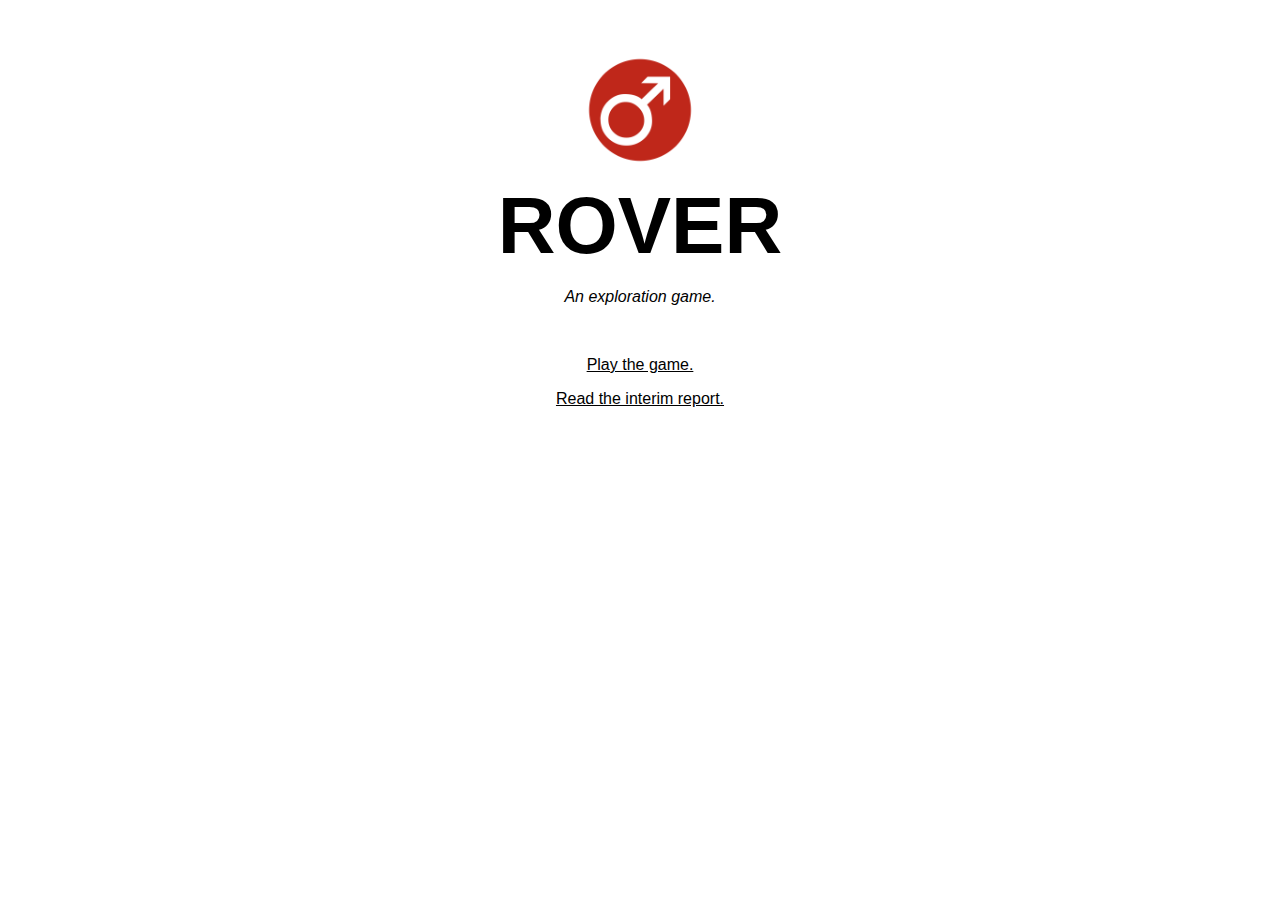
<file: index.html>
<html>
<head>
    <meta charset="utf-8"/>
    <base href="."/>
    <title>Home | ROVER</title>
    <link rel="stylesheet" type="text/css" href="css/styles.css"/>
    <link rel="stylesheet" type="text/css" href="css/home.css"/>
    <link rel="apple-touch-icon" sizes="180x180" href="apple-touch-icon.png">
    <link rel="icon" type="image/png" sizes="32x32" href="favicon-32x32.png">
    <link rel="icon" type="image/png" sizes="16x16" href="favicon-16x16.png">
    <link rel="manifest" href="site.webmanifest">
</head>

<body>
    <div class="content">
        <img src="icon.png" width="120px"/>
        <h1>ROVER</h1>
        <p><i>An exploration game.</i></p>
        <br>
        <p><a href="game.html">Play the game.</a></p>
        <p><a href="report.html">Read the interim report.</a></p>
    </div>
</body>
</html>
</file>
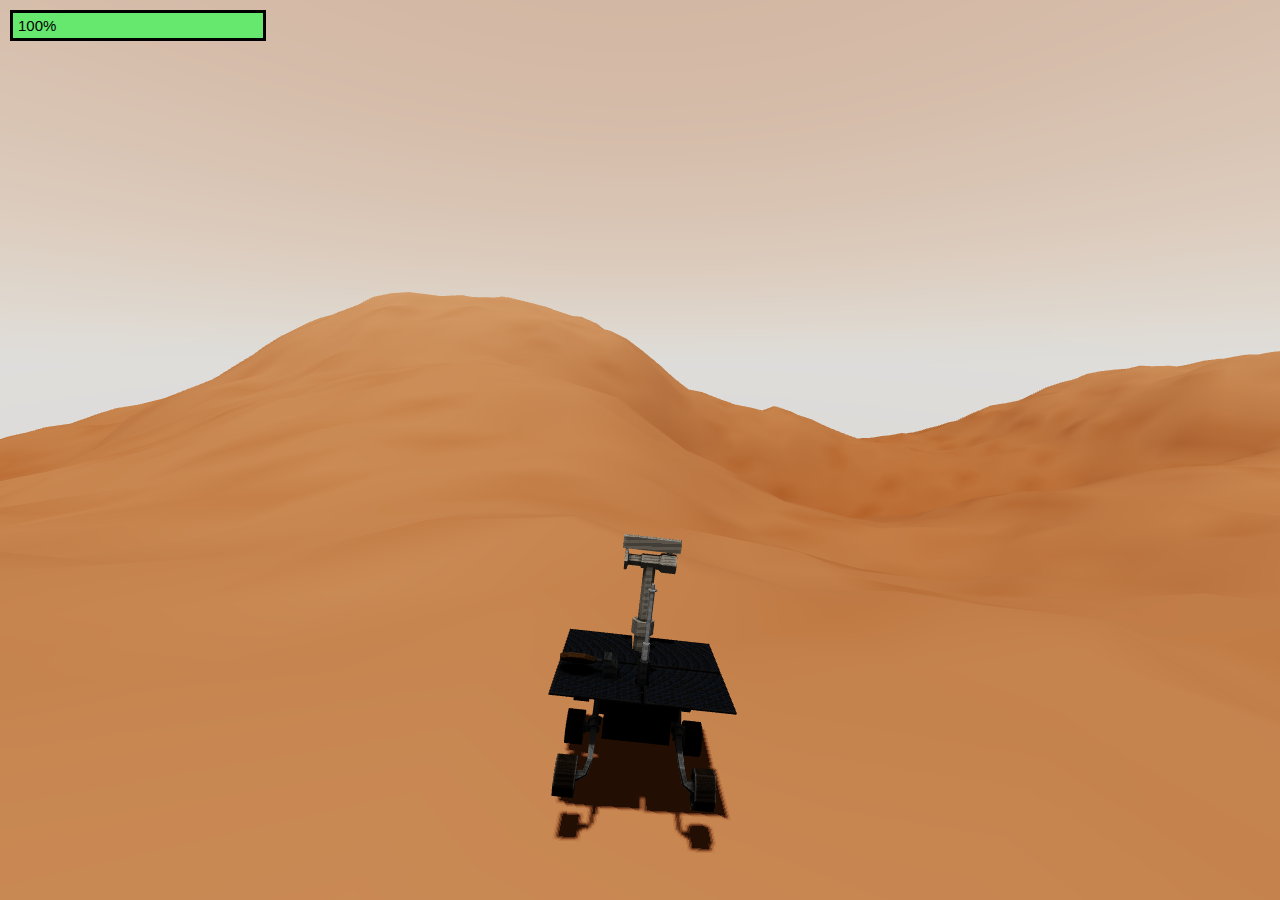
<file: game.html>
<html>
<head>
    <meta charset="utf-8"/>
    <base href="."/>
    <title>ROVER</title>
    <link rel="stylesheet" type="text/css" href="css/styles.css"/>
    <link rel="stylesheet" type="text/css" href="css/battery.css"/>
    <link rel="apple-touch-icon" sizes="180x180" href="apple-touch-icon.png">
    <link rel="icon" type="image/png" sizes="32x32" href="favicon-32x32.png">
    <link rel="icon" type="image/png" sizes="16x16" href="favicon-16x16.png">
    <link rel="manifest" href="site.webmanifest">
    <script type="module" src="js/main.js"></script>
</head>

<body>
    <canvas class="canvas"></canvas>
</body>
</html>
</file>
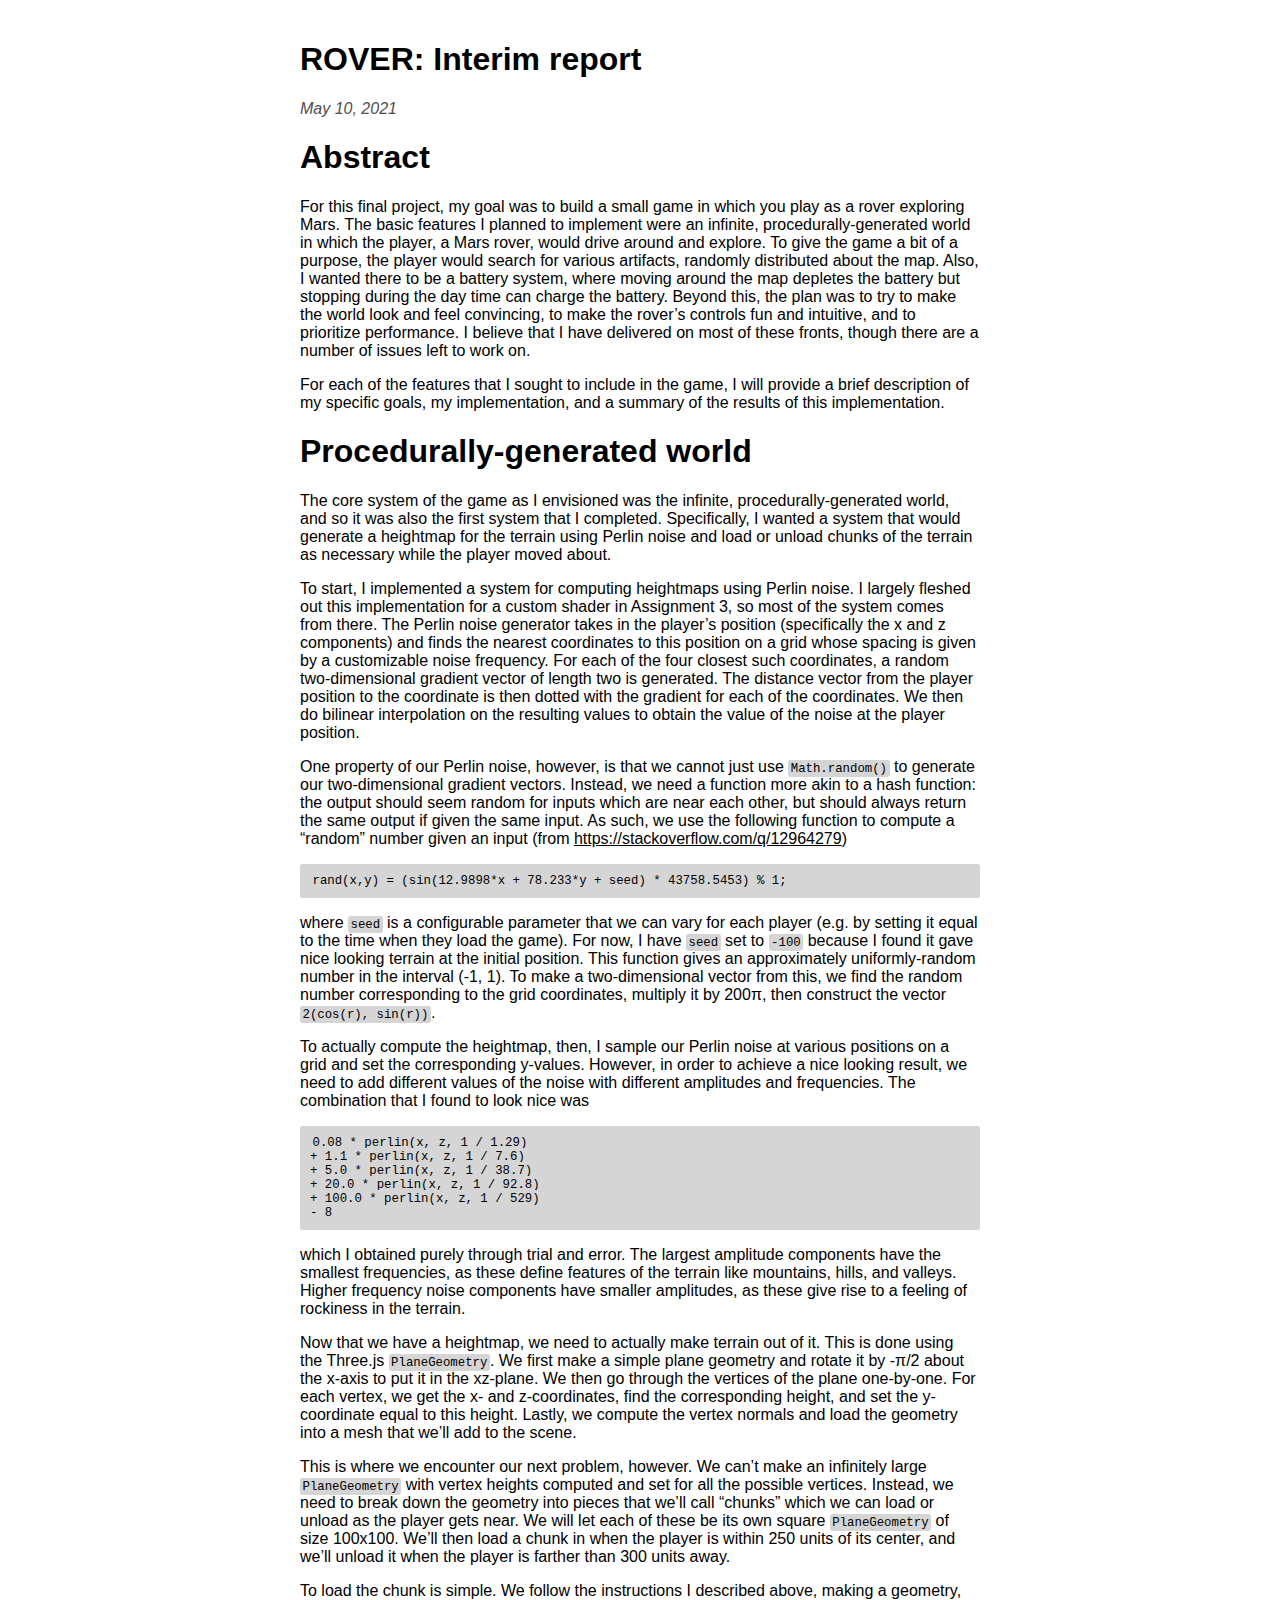
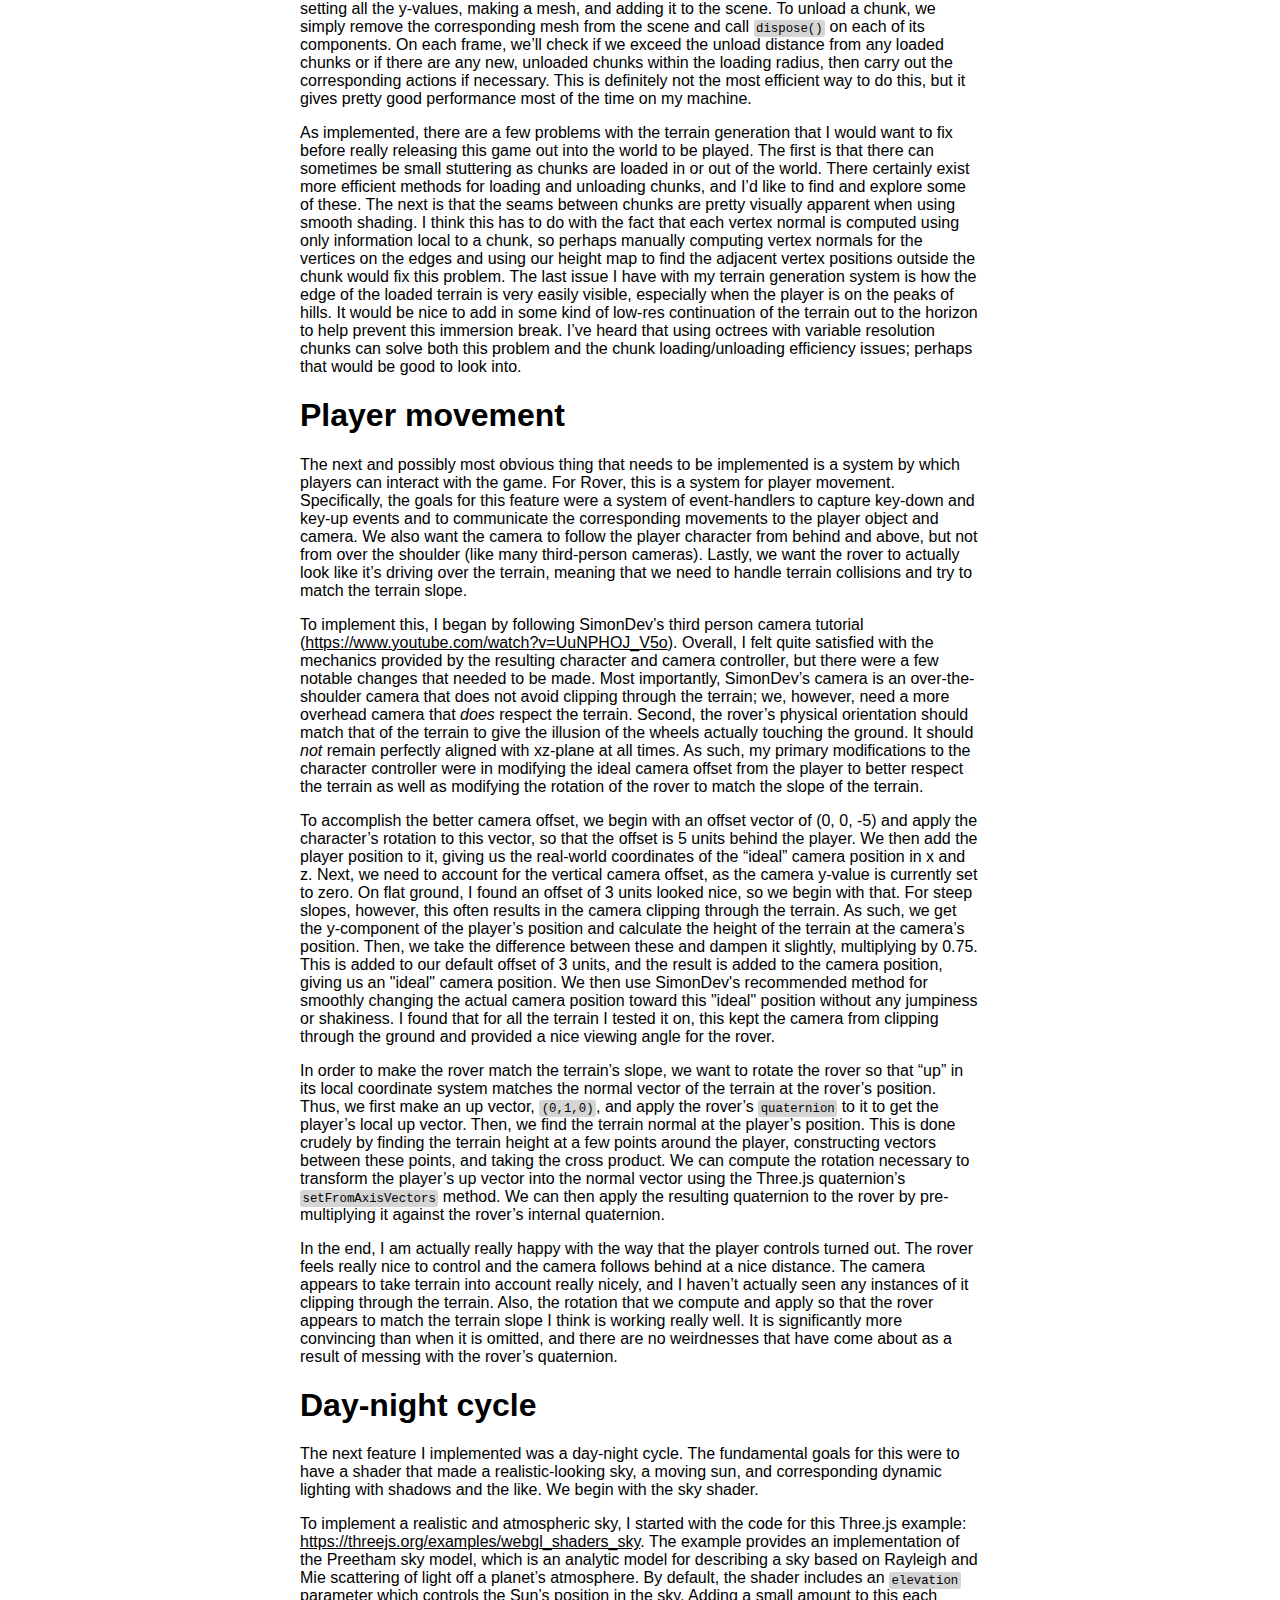
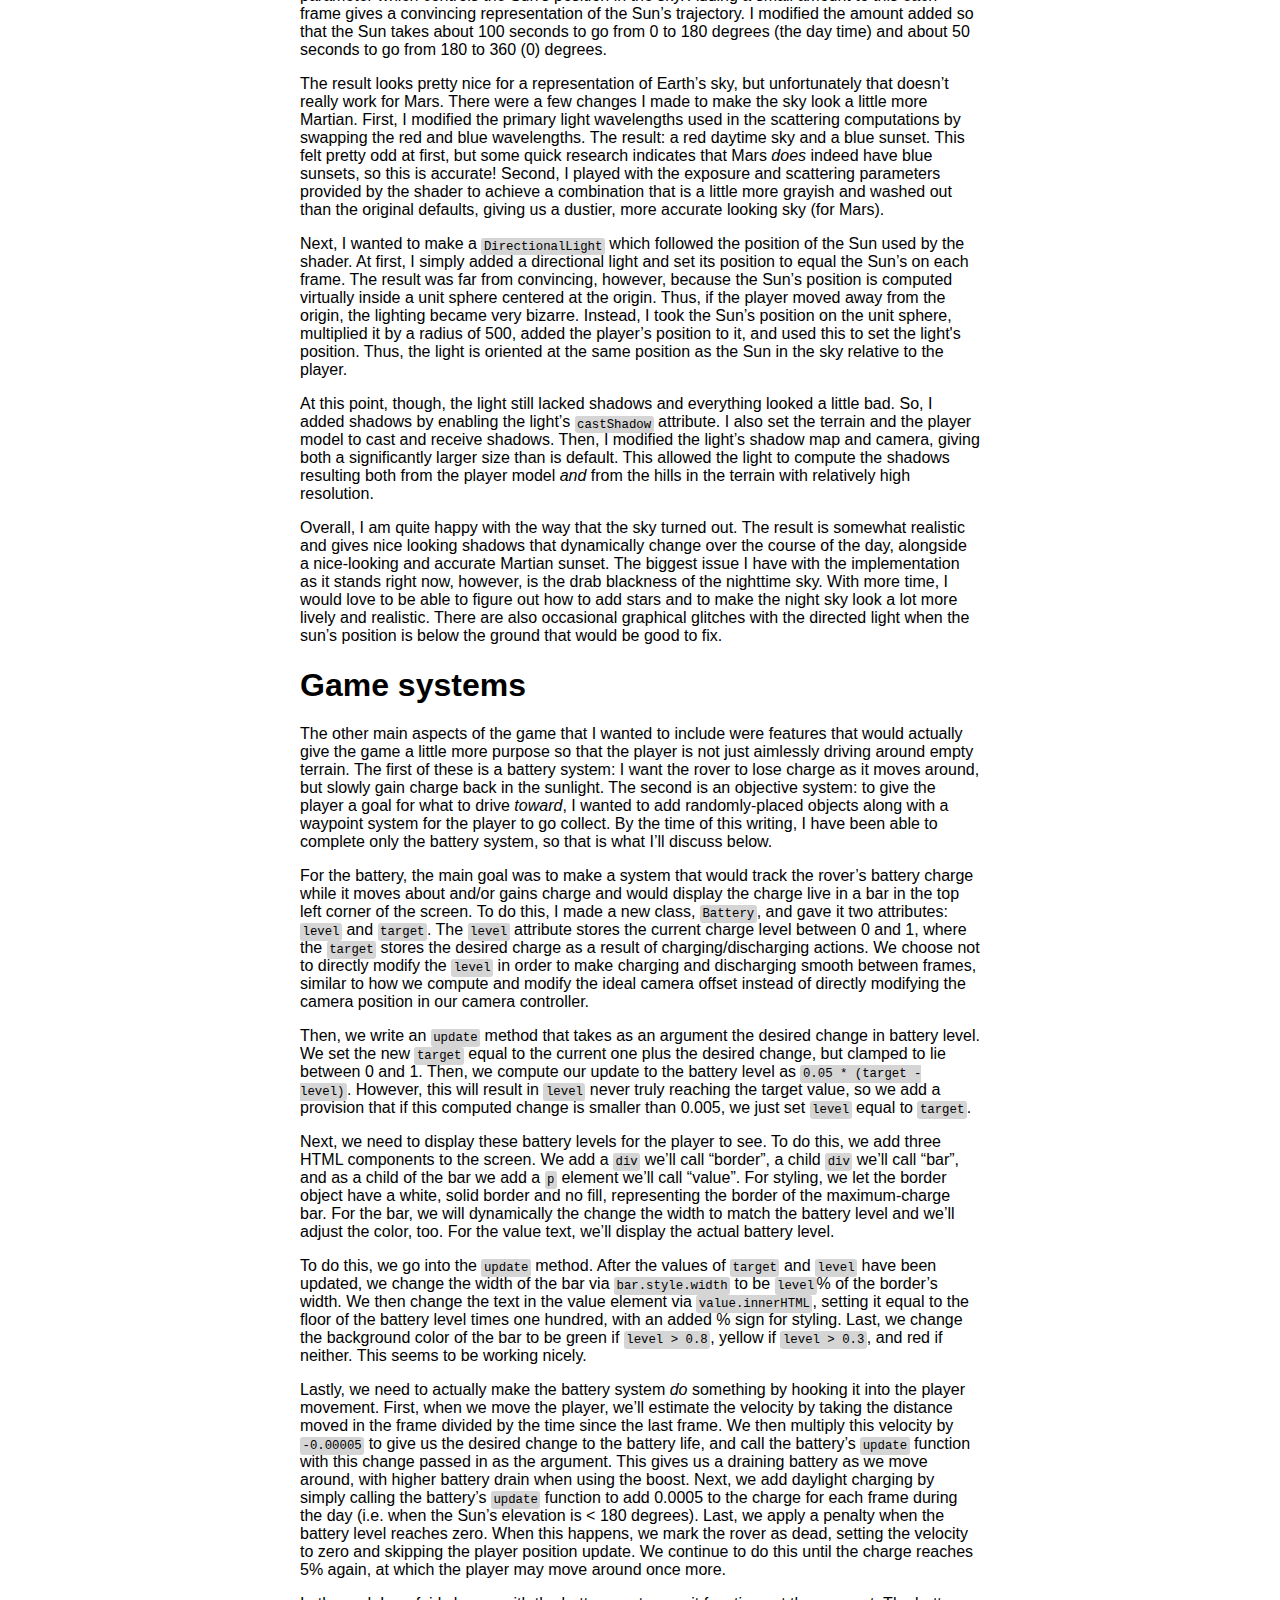
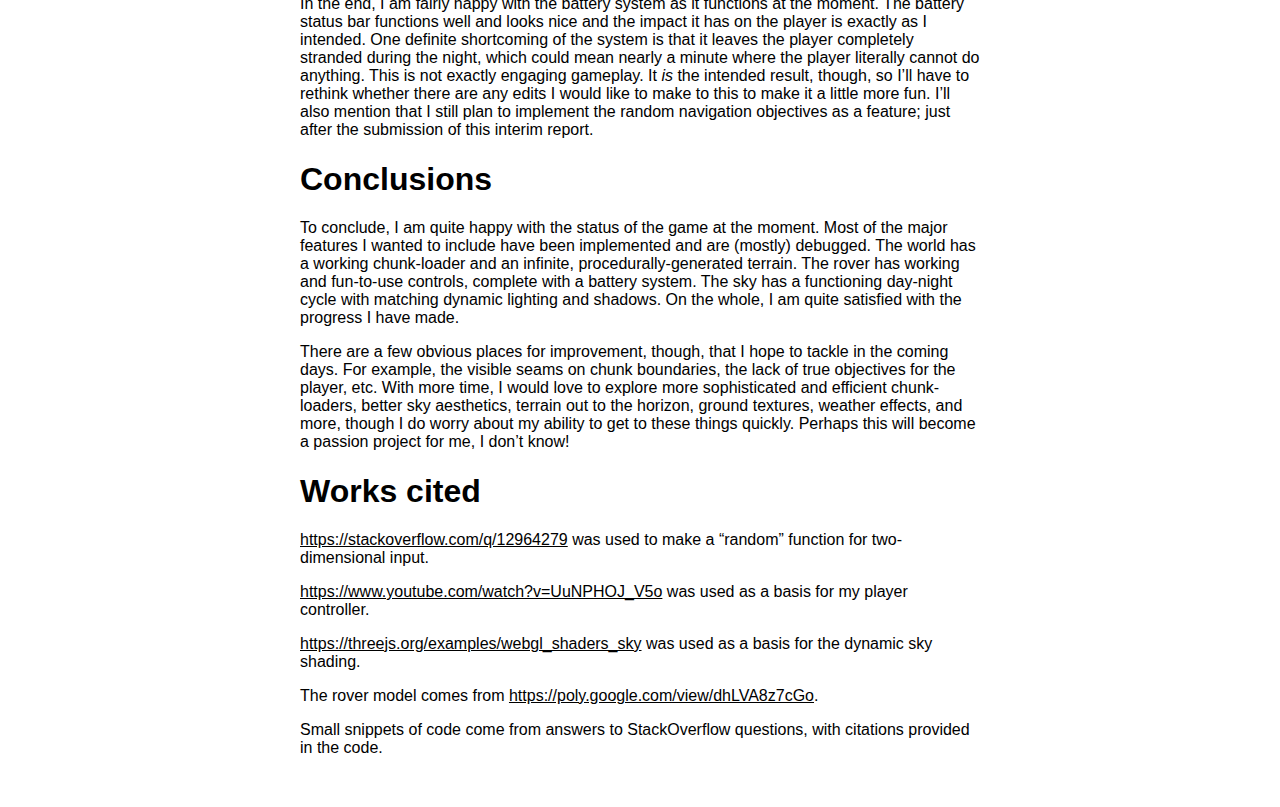
<file: report.html>
<html>
<head>
    <meta charset="utf-8"/>
    <title>Interim Report | ROVER</title>
    <link rel="stylesheet" type="text/css" href="css/styles.css"/>
    <link rel="stylesheet" type="text/css" href="css/report.css"/>
    <link rel="apple-touch-icon" sizes="180x180" href="apple-touch-icon.png">
    <link rel="icon" type="image/png" sizes="32x32" href="favicon-32x32.png">
    <link rel="icon" type="image/png" sizes="16x16" href="favicon-16x16.png">
    <link rel="manifest" href="site.webmanifest">
</head>

<body>
<div class="content">
<h1>ROVER: Interim report</h1>

<p class="date"><i>May 10, 2021</i></p>

<p></p>

<h1>Abstract</h1>

<p>For this final project, my goal was to build a small game in which you play as a rover exploring Mars. The basic features I planned to implement were an infinite, procedurally-generated world in which the player, a Mars rover, would drive around and explore. To give the game a bit of a purpose, the player would search for various artifacts, randomly distributed about the map. Also, I wanted there to be a battery system, where moving around the map depletes the battery but stopping during the day time can charge the battery. Beyond this, the plan was to try to make the world look and feel convincing, to make the rover’s controls fun and intuitive, and to prioritize performance. I believe that I have delivered on most of these fronts, though there are a number of issues left to work on.</p>

<p>For each of the features that I sought to include in the game, I will provide a brief description of my specific goals, my implementation, and a summary of the results of this implementation.</p>

<h1>Procedurally-generated world</h1>

<p>The core system of the game as I envisioned was the infinite, procedurally-generated world, and so it was also the first system that I completed. Specifically, I wanted a system that would generate a heightmap for the terrain using Perlin noise and load or unload chunks of the terrain as necessary while the player moved about.</p>

<p>To start, I implemented a system for computing heightmaps using Perlin noise. I largely fleshed out this implementation for a custom shader in Assignment 3, so most of the system comes from there. The Perlin noise generator takes in the player’s position (specifically the x and z components) and finds the nearest coordinates to this position on a grid whose spacing is given by a customizable noise frequency. For each of the four closest such coordinates, a random two-dimensional gradient vector of length two is generated. The distance vector from the player position to the coordinate is then dotted with the gradient for each of the coordinates. We then do bilinear interpolation on the resulting values to obtain the value of the noise at the player position.</p>

<p>One property of our Perlin noise, however, is that we cannot just use <code>Math.random()</code> to generate our two-dimensional gradient vectors. Instead, we need a function more akin to a hash function: the output should seem random for inputs which are near each other, but should always return the same output if given the same input. As such, we use the following function to compute a “random” number given an input (from <a href="https://stackoverflow.com/q/12964279">https://stackoverflow.com/q/12964279</a>)</p>

<pre><code>rand(x,y) = (sin(12.9898*x + 78.233*y + seed) * 43758.5453) % 1;</code></pre>

<p>where <code>seed</code> is a configurable parameter that we can vary for each player (e.g. by setting it equal to the time when they load the game). For now, I have <code>seed</code> set to <code>-100</code> because I found it gave nice looking terrain at the initial position. This function gives an approximately uniformly-random number in the interval (-1, 1). To make a two-dimensional vector from this, we find the random number corresponding to the grid coordinates, multiply it by 200π, then construct the vector <code>2(cos(r), sin(r))</code>.</p>

<p>To actually compute the heightmap, then, I sample our Perlin noise at various positions on a grid and set the corresponding y-values. However, in order to achieve a nice looking result, we need to add different values of the noise with different amplitudes and frequencies. The combination that I found to look nice was </p>

<pre><code>0.08 * perlin(x, z, 1 / 1.29)
+ 1.1 * perlin(x, z, 1 / 7.6)
+ 5.0 * perlin(x, z, 1 / 38.7)
+ 20.0 * perlin(x, z, 1 / 92.8)
+ 100.0 * perlin(x, z, 1 / 529)
- 8</code></pre>

<p>which I obtained purely through trial and error. The largest amplitude components have the smallest frequencies, as these define features of the terrain like mountains, hills, and valleys. Higher frequency noise components have smaller amplitudes, as these give rise to a feeling of rockiness in the terrain. </p>

<p>Now that we have a heightmap, we need to actually make terrain out of it. This is done using the Three.js <code>PlaneGeometry</code>. We first make a simple plane geometry and rotate it by -π/2 about the x-axis to put it in the xz-plane. We then go through the vertices of the plane one-by-one. For each vertex, we get the x- and z-coordinates, find the corresponding height, and set the y-coordinate equal to this height. Lastly, we compute the vertex normals and load the geometry into a mesh that we’ll add to the scene.</p>

<p>This is where we encounter our next problem, however. We can’t make an infinitely large <code>PlaneGeometry</code> with vertex heights computed and set for all the possible vertices. Instead, we need to break down the geometry into pieces that we’ll call “chunks” which we can load or unload as the player gets near. We will let each of these be its own square <code>PlaneGeometry</code> of size 100x100. We’ll then load a chunk in when the player is within 250 units of its center, and we’ll unload it when the player is farther than 300 units away.</p>

<p>To load the chunk is simple. We follow the instructions I described above, making a geometry, setting all the y-values, making a mesh, and adding it to the scene. To unload a chunk, we simply remove the corresponding mesh from the scene and call <code>dispose()</code> on each of its components. On each frame, we’ll check if we exceed the unload distance from any loaded chunks or if there are any new, unloaded chunks within the loading radius, then carry out the corresponding actions if necessary. This is definitely not the most efficient way to do this, but it gives pretty good performance most of the time on my machine.</p>

<p>As implemented, there are a few problems with the terrain generation that I would want to fix before really releasing this game out into the world to be played. The first is that there can sometimes be small stuttering as chunks are loaded in or out of the world. There certainly exist more efficient methods for loading and unloading chunks, and I’d like to find and explore some of these. The next is that the seams between chunks are pretty visually apparent when using smooth shading. I think this has to do with the fact that each vertex normal is computed using only information local to a chunk, so perhaps manually computing vertex normals for the vertices on the edges and using our height map to find the adjacent vertex positions outside the chunk would fix this problem. The last issue I have with my terrain generation system is how the edge of the loaded terrain is very easily visible, especially when the player is on the peaks of hills. It would be nice to add in some kind of low-res continuation of the terrain out to the horizon to help prevent this immersion break. I’ve heard that using octrees with variable resolution chunks can solve both this problem and the chunk loading/unloading efficiency issues; perhaps that would be good to look into.</p>

<h1>Player movement</h1>

<p>The next and possibly most obvious thing that needs to be implemented is a system by which players can interact with the game. For Rover, this is a system for player movement. Specifically, the goals for this feature were a system of event-handlers to capture key-down and key-up events and to communicate the corresponding movements to the player object and camera. We also want the camera to follow the player character from behind and above, but not from over the shoulder (like many third-person cameras). Lastly, we want the rover to actually look like it’s driving over the terrain, meaning that we need to handle terrain collisions and try to match the terrain slope.</p>

<p>To implement this, I began by following SimonDev’s third person camera tutorial (<a href="https://www.youtube.com/watch?v=UuNPHOJ_V5o">https://www.youtube.com/watch?v=UuNPHOJ_V5o</a>). Overall, I felt quite satisfied with the mechanics provided by the resulting character and camera controller, but there were a few notable changes that needed to be made. Most importantly, SimonDev’s camera is an over-the-shoulder camera that does not avoid clipping through the terrain; we, however, need a more overhead camera that <em>does</em> respect the terrain. Second, the rover’s physical orientation should match that of the terrain to give the illusion of the wheels actually touching the ground. It should <em>not</em> remain perfectly aligned with xz-plane at all times. As such, my primary modifications to the character controller were in modifying the ideal camera offset from the player to better respect the terrain as well as modifying the rotation of the rover to match the slope of the terrain.</p>

<p>To accomplish the better camera offset, we begin with an offset vector of (0, 0, -5) and apply the character’s rotation to this vector, so that the offset is 5 units behind the player. We then add the player position to it, giving us the real-world coordinates of the “ideal” camera position in x and z. Next, we need to account for the vertical camera offset, as the camera y-value is currently set to zero. On flat ground, I found an offset of 3 units looked nice, so we begin with that. For steep slopes, however, this often results in the camera clipping through the terrain. As such, we get the y-component of the player’s position and calculate the height of the terrain at the camera’s position. Then, we take the difference between these and dampen it slightly, multiplying by 0.75. This is added to our default offset of 3 units, and the result is added to the camera position, giving us an "ideal" camera position. We then use SimonDev's recommended method for smoothly changing the actual camera position toward this "ideal" position without any jumpiness or shakiness. I found that for all the terrain I tested it on, this kept the camera from clipping through the ground and provided a nice viewing angle for the rover.</p>

<p>In order to make the rover match the terrain’s slope, we want to rotate the rover so that “up” in its local coordinate system matches the normal vector of the terrain at the rover’s position. Thus, we first make an up vector, <code>(0,1,0)</code>, and apply the rover’s <code>quaternion</code> to it to get the player’s local up vector. Then, we find the terrain normal at the player’s position. This is done crudely by finding the terrain height at a few points around the player, constructing vectors between these points, and taking the cross product. We can compute the rotation necessary to transform the player’s up vector into the normal vector using the Three.js quaternion’s <code>setFromAxisVectors</code> method. We can then apply the resulting quaternion to the rover by pre-multiplying it against the rover’s internal quaternion.</p>

<p>In the end, I am actually really happy with the way that the player controls turned out. The rover feels really nice to control and the camera follows behind at a nice distance. The camera appears to take terrain into account really nicely, and I haven’t actually seen any instances of it clipping through the terrain. Also, the rotation that we compute and apply so that the rover appears to match the terrain slope I think is working really well. It is significantly more convincing than when it is omitted, and there are no weirdnesses that have come about as a result of messing with the rover’s quaternion.</p>

<h1>Day-night cycle</h1>

<p>The next feature I implemented was a day-night cycle. The fundamental goals for this were to have a shader that made a realistic-looking sky, a moving sun, and corresponding dynamic lighting with shadows and the like. We begin with the sky shader.</p>

<p>To implement a realistic and atmospheric sky, I started with the code for this Three.js example: <a href="https://threejs.org/examples/webgl_shaders_sky">https://threejs.org/examples/webgl_shaders_sky</a>. The example provides an implementation of the Preetham sky model, which is an analytic model for describing a sky based on Rayleigh and Mie scattering of light off a planet’s atmosphere. By default, the shader includes an <code>elevation</code> parameter which controls the Sun’s position in the sky. Adding a small amount to this each frame gives a convincing representation of the Sun’s trajectory. I modified the amount added so that the Sun takes about 100 seconds to go from 0 to 180 degrees (the day time) and about 50 seconds to go from 180 to 360 (0) degrees.</p>

<p>The result looks pretty nice for a representation of Earth’s sky, but unfortunately that doesn’t really work for Mars. There were a few changes I made to make the sky look a little more Martian. First, I modified the primary light wavelengths used in the scattering computations by swapping the red and blue wavelengths. The result: a red daytime sky and a blue sunset. This felt pretty odd at first, but some quick research indicates that Mars <em>does</em> indeed have blue sunsets, so this is accurate! Second, I played with the exposure and scattering parameters provided by the shader to achieve a combination that is a little more grayish and washed out than the original defaults, giving us a dustier, more accurate looking sky (for Mars).</p>

<p>Next, I wanted to make a <code>DirectionalLight</code> which followed the position of the Sun used by the shader. At first, I simply added a directional light and set its position to equal the Sun’s on each frame. The result was far from convincing, however, because the Sun’s position is computed virtually inside a unit sphere centered at the origin. Thus, if the player moved away from the origin, the lighting became very bizarre. Instead, I took the Sun’s position on the unit sphere, multiplied it by a radius of 500, added the player’s position to it, and used this to set the light's position. Thus, the light is oriented at the same position as the Sun in the sky relative to the player.</p>

<p>At this point, though, the light still lacked shadows and everything looked a little bad. So, I added shadows by enabling the light’s <code>castShadow</code> attribute. I also set the terrain and the player model to cast and receive shadows. Then, I modified the light’s shadow map and camera, giving both a significantly larger size than is default. This allowed the light to compute the shadows resulting both from the player model <em>and</em> from the hills in the terrain with relatively high resolution. </p>

<p>Overall, I am quite happy with the way that the sky turned out. The result is somewhat realistic and gives nice looking shadows that dynamically change over the course of the day, alongside a nice-looking and accurate Martian sunset. The biggest issue I have with the implementation as it stands right now, however, is the drab blackness of the nighttime sky. With more time, I would love to be able to figure out how to add stars and to make the night sky look a lot more lively and realistic. There are also occasional graphical glitches with the directed light when the sun’s position is below the ground that would be good to fix.</p>

<h1>Game systems</h1>

<p>The other main aspects of the game that I wanted to include were features that would actually give the game a little more purpose so that the player is not just aimlessly driving around empty terrain. The first of these is a battery system: I want the rover to lose charge as it moves around, but slowly gain charge back in the sunlight. The second is an objective system: to give the player a goal for what to drive <em>toward</em>, I wanted to add randomly-placed objects along with a waypoint system for the player to go collect. By the time of this writing, I have been able to complete only the battery system, so that is what I’ll discuss below.</p>

<p>For the battery, the main goal was to make a system that would track the rover’s battery charge while it moves about and/or gains charge and would display the charge live in a bar in the top left corner of the screen. To do this, I made a new class, <code>Battery</code>, and gave it two attributes: <code>level</code> and <code>target</code>. The <code>level</code> attribute stores the current charge level between 0 and 1, where the <code>target</code> stores the desired charge as a result of charging/discharging actions. We choose not to directly modify the <code>level</code> in order to make charging and discharging smooth between frames, similar to how we compute and modify the ideal camera offset instead of directly modifying the camera position in our camera controller.</p>

<p>Then, we write an <code>update</code> method that takes as an argument the desired change in battery level. We set the new <code>target</code> equal to the current one plus the desired change, but clamped to lie between 0 and 1. Then, we compute our update to the battery level as <code>0.05 * (target - level)</code>. However, this will result in <code>level</code> never truly reaching the target value, so we add a provision that if this computed change is smaller than 0.005, we just set <code>level</code> equal to <code>target</code>.</p>

<p>Next, we need to display these battery levels for the player to see. To do this, we add three HTML components to the screen. We add a <code>div</code> we’ll call “border”, a child <code>div</code> we’ll call “bar”, and as a child of the bar we add a <code>p</code> element we’ll call “value”. For styling, we let the border object have a white, solid border and no fill, representing the border of the maximum-charge bar. For the bar, we will dynamically the change the width to match the battery level and we’ll adjust the color, too. For the value text, we’ll display the actual battery level.</p>

<p>To do this, we go into the <code>update</code> method. After the values of <code>target</code> and <code>level</code> have been updated, we change the width of the bar via <code>bar.style.width</code> to be <code>level</code>% of the border’s width. We then change the text in the value element via <code>value.innerHTML</code>, setting it equal to the floor of the battery level times one hundred, with an added % sign for styling. Last, we change the background color of the bar to be green if <code>level &gt; 0.8</code>, yellow if <code>level &gt; 0.3</code>, and red if neither. This seems to be working nicely.</p>

<p>Lastly, we need to actually make the battery system <em>do</em> something by hooking it into the player movement. First, when we move the player, we’ll estimate the velocity by taking the distance moved in the frame divided by the time since the last frame. We then multiply this velocity by <code>-0.00005</code> to give us the desired change to the battery life, and call the battery’s <code>update</code> function with this change passed in as the argument. This gives us a draining battery as we move around, with higher battery drain when using the boost. Next, we add daylight charging by simply calling the battery’s <code>update</code> function to add 0.0005 to the charge for each frame during the day (i.e. when the Sun’s elevation is &lt; 180 degrees). Last, we apply a penalty when the battery level reaches zero. When this happens, we mark the rover as dead, setting the velocity to zero and skipping the player position update. We continue to do this until the charge reaches 5% again, at which the player may move around once more.</p>

<p>In the end, I am fairly happy with the battery system as it functions at the moment. The battery status bar functions well and looks nice and the impact it has on the player is exactly as I intended. One definite shortcoming of the system is that it leaves the player completely stranded during the night, which could mean nearly a minute where the player literally cannot do anything. This is not exactly engaging gameplay. It <em>is</em> the intended result, though, so I’ll have to rethink whether there are any edits I would like to make to this to make it a little more fun. I’ll also mention that I still plan to implement the random navigation objectives as a feature; just after the submission of this interim report.</p>

<h1>Conclusions</h1>

<p>To conclude, I am quite happy with the status of the game at the moment. Most of the major features I wanted to include have been implemented and are (mostly) debugged. The world has a working chunk-loader and an infinite, procedurally-generated terrain. The rover has working and fun-to-use controls, complete with a battery system. The sky has a functioning day-night cycle with matching dynamic lighting and shadows. On the whole, I am quite satisfied with the progress I have made.</p>

<p>There are a few obvious places for improvement, though, that I hope to tackle in the coming days. For example, the visible seams on chunk boundaries, the lack of true objectives for the player, etc. With more time, I would love to explore more sophisticated and efficient chunk-loaders, better sky aesthetics, terrain out to the horizon, ground textures, weather effects, and more, though I do worry about my ability to get to these things quickly. Perhaps this will become a passion project for me, I don’t know!</p>

<h1>Works cited</h1>

<p><a href="https://stackoverflow.com/q/12964279">https://stackoverflow.com/q/12964279</a> was used to make a “random” function for two-dimensional input.</p>

<p><a href="https://www.youtube.com/watch?v=UuNPHOJ_V5o">https://www.youtube.com/watch?v=UuNPHOJ_V5o</a> was used as a basis for my player controller.</p>

<p><a href="https://threejs.org/examples/webgl_shaders_sky">https://threejs.org/examples/webgl_shaders_sky</a> was used as a basis for the dynamic sky shading.</p>

<p>The rover model comes from <a href="https://poly.google.com/view/dhLVA8z7cGo">https://poly.google.com/view/dhLVA8z7cGo</a>.</p>

<p>Small snippets of code come from answers to StackOverflow questions, with citations provided in the code.</p>

</div>
</body>
</html>
</file>
<file: css/styles.css>
@import url('https://rsms.me/inter/inter.css');
html { font-family: 'Inter', sans-serif; }
@supports (font-variation-settings: normal) {
  html { font-family: 'Inter var', sans-serif; }
}

html, body {
    margin: 0;
    /* height: 100%; */
    /* font-family: -apple-system, BlinkMacSystemFont, 'Segoe UI', Roboto, Oxygen, Ubuntu, Cantarell, 'Open Sans', 'Helvetica Neue', sans-serif; */
}

.canvas {
    position: fixed;
    top: 0;
    left: 0;
    width: 100%;
    height: 100%;
    display: block;
}
</file>
<file: css/home.css>
.content {
    padding-top: 50px;
    max-width: 680px;
    margin: auto;
    text-align: center;
}

h1 {
    margin: 10px 0px;
    font-size: 5em;
}

a {
    color: inherit;
}
</file>
<file: css/battery.css>
.health-border {
    position: relative;
    top: 10px;
    left: 10px;
    width: 250px;
    height: 25px;
    border: 3px solid black;
}
  
.health-bar {
    position: absolute;
    height: 25px;
}
  
.health-value {
    position: absolute;
    margin: 0;
    /* font-family: "Inter"; */
    font-size: 15px;
    line-height: 15px;
    padding-top: 5px;
    padding-left: 5px;
}
</file>
<file: css/report.css>
body {
    margin-bottom: 50px;
}

code {
    padding: 0.15em 0.2em;
    font-size: 0.95em;
    border-radius: 0.2em;
    background-color: #d5d5d5;
    color: black;
}

pre {
    margin: 0px 0px;
    padding: 10px;
    background-color: #d5d5d5;
    border-radius: 0.2em;
}

a {
    color: inherit;
}

.content {
    max-width: 680px;
    margin: auto;
    padding-top: 20px;
}

.date {
    color: #505050;
}
</file>
